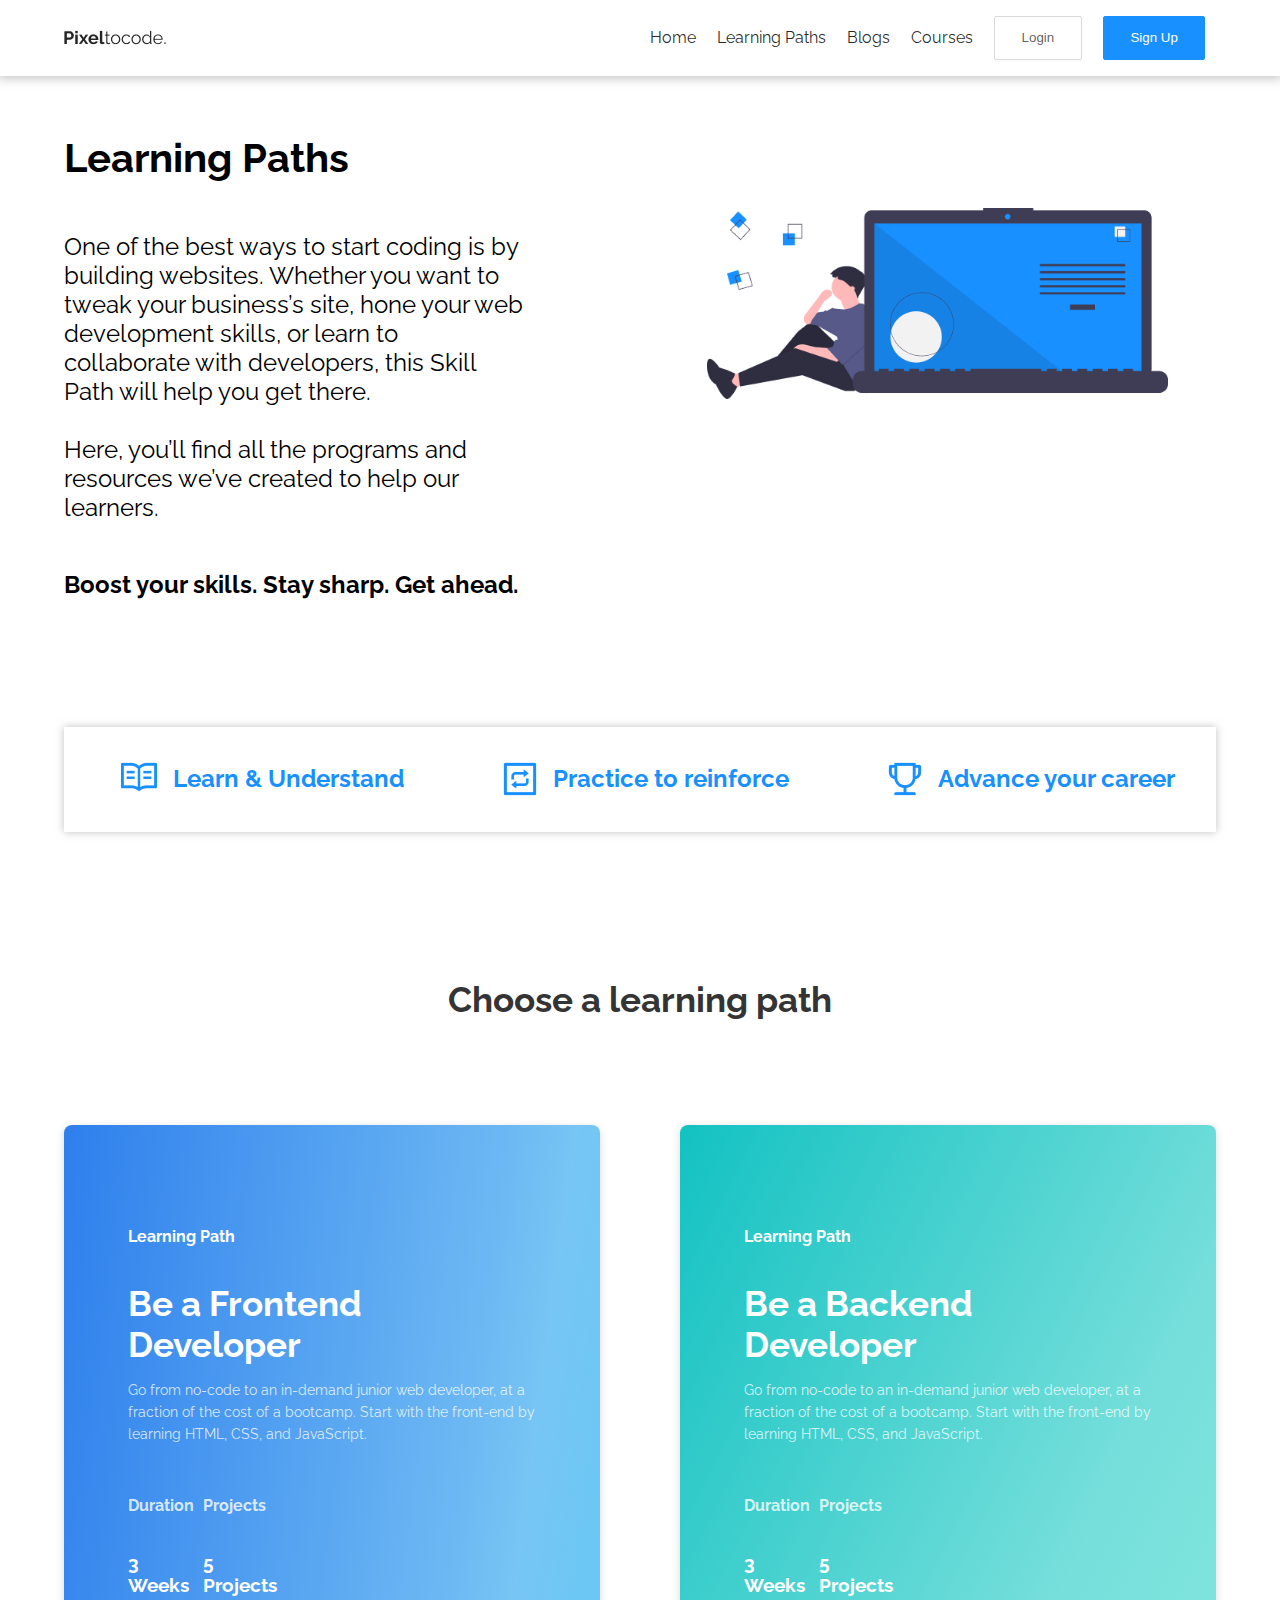
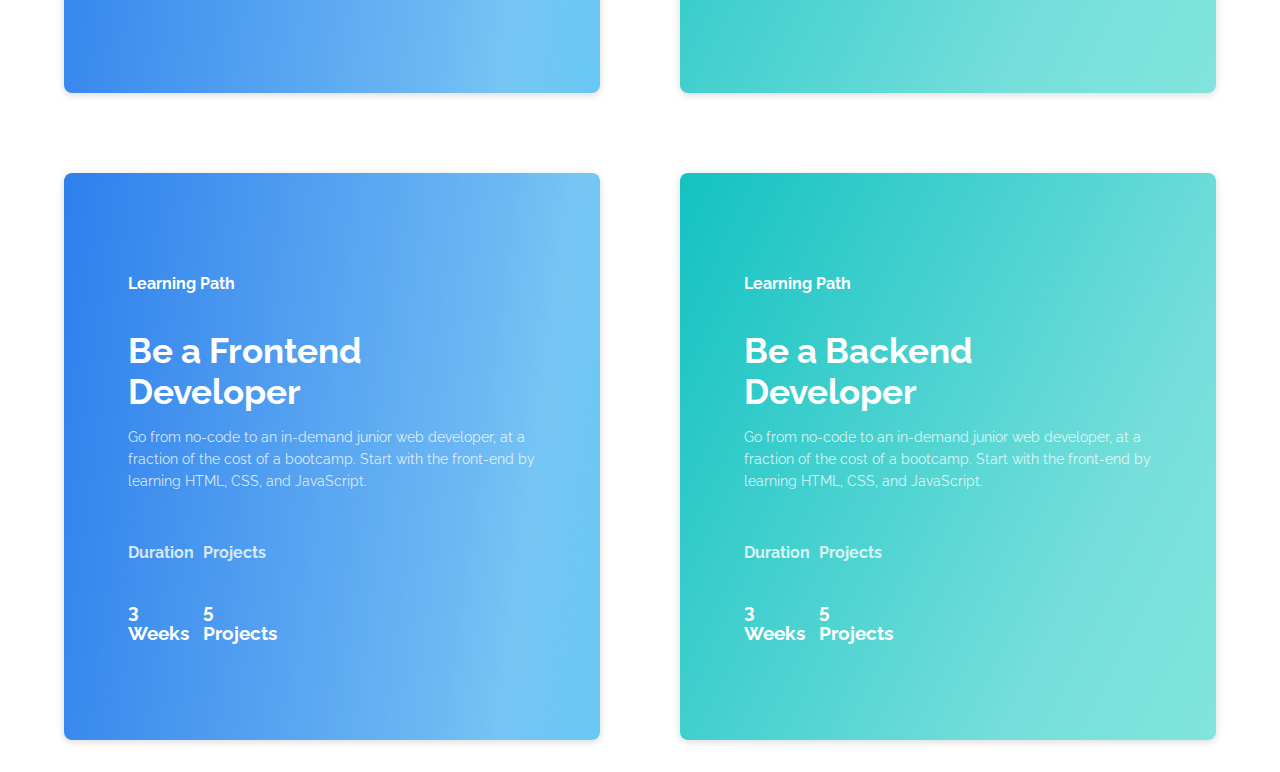
<file: index.html>
<!DOCTYPE html>
<html lang="en">
<head>
    <meta charset="UTF-8">
    <meta http-equiv="X-UA-Compatible" content="IE=edge">
    <meta name="viewport" content="width=device-width, initial-scale=1.0">
    <link rel="stylesheet" href="./css/style.css">
    <title>Learning Paths</title>
</head>
<body>
    <navbar>
           <img src="./img/Pixeltocode..png" alt=PixelToCode>       
        <ul class="nav-links">
            <li><a>Home</a></li>
            <li><a>Learning Paths</a></li>
            <li><a>Blogs</a></li>
            <li><a>Courses</a></li>
            <li><button class="login">Login</button></li>
            <li><button class="sign-up">Sign Up</button></li>
        </ul>
        <div class="burger">
            <div class="line1"></div>
            <div class="line2"></div>
            <div class="line3"></div>
        </div>
    </navbar>
    <header>
        <h1>Learning Paths</h1>
        <div class="learning-paths">
            <div class="learning-path-item">                
                <p>One of the best ways to start coding is by building websites. Whether you want to tweak your business’s site, hone your web development skills, or learn to collaborate with developers, this Skill Path will help you get there. <br><br>Here, you’ll find all the programs and resources we’ve created to help our learners.</p>
                <p class="strong-p"><strong>Boost your skills. Stay sharp. Get ahead.</strong></p>
            </div>
            <div class="learning-path-item">
                <img src="./img/undraw_code_thinking_1jeh 1.png" alt="guy-sitting-next-to-laptop">
            </div>
        </div>
        
        <div class="middle-ribbon">
            <div class="ribbon-items">
                <img src="./img/bookVector.png" alt="book">
                <h4>Learn & Understand</h4>
            </div>
            <div class="ribbon-items">
                <img src="./img/arrowVector.png" alt="arrows">
                <h4>Practice to reinforce</h4>
            </div>
            <div class="ribbon-items">
                <img src="./img/trophyVector.png" alt="trophy">
                <h4>Advance your career</h4>
            </div>
        </div>
    </header>
    <main>
        <h3>Choose a learning path</h3>
        <div class="paths-wrapper">
            <div class="paths-grid">
                <a href="learningPath.html">
                <div class="path">
                    <h6>Learning Path</h6>
                    <h3>Be a Frontend Developer</h3>
                    <p>Go from no-code to an in-demand junior web developer, at a fraction of the cost of a bootcamp. Start with the front-end by learning HTML, CSS, and JavaScript.</p>
                    <div class="path-children-wrapper">
                        <div class="path-children"><h6 style="color: rgba(255, 255, 255, 0.8);">Duration</h6><h5>3 Weeks</h5></div>
                        <div class="path-children"><h6 style="color: rgba(255, 255, 255, 0.8);">Projects</h6><h5>5 Projects</h5></div>
                    </div>
                </div></a>
                <a href="learningPath.html">
                <div class="path-green">
                    <h6>Learning Path</h6>
                    <h3>Be a Backend Developer</h3>
                    <p>Go from no-code to an in-demand junior web developer, at a fraction of the cost of a bootcamp. Start with the front-end by learning HTML, CSS, and JavaScript.</p>
                    <div class="path-children-wrapper">
                        <div class="path-children"><h6 style="color: rgba(255, 255, 255, 0.8);">Duration</h6><h5>3 Weeks</h5></div>
                        <div class="path-children"><h6 style="color: rgba(255, 255, 255, 0.8);">Projects</h6><h5>5 Projects</h5></div>
                    </div>
                </div></a>
                <a href="learningPath.html">
                <div class="path">
                    <h6>Learning Path</h6>
                    <h3>Be a Frontend Developer</h3>
                    <p>Go from no-code to an in-demand junior web developer, at a fraction of the cost of a bootcamp. Start with the front-end by learning HTML, CSS, and JavaScript.</p>
                    <div class="path-children-wrapper">
                        <div class="path-children"><h6 style="color: rgba(255, 255, 255, 0.8);">Duration</h6><h5>3 Weeks</h5></div>
                        <div class="path-children"><h6 style="color: rgba(255, 255, 255, 0.8);">Projects</h6><h5>5 Projects</h5></div>
                    </div>
                </div></a>
                <a href="learningPath.html">
                <div class="path-green">
                    <h6>Learning Path</h6>
                    <h3>Be a Backend Developer</h3>
                    <p>Go from no-code to an in-demand junior web developer, at a fraction of the cost of a bootcamp. Start with the front-end by learning HTML, CSS, and JavaScript.</p>
                    <div class="path-children-wrapper">
                        <div class="path-children"><h6 style="color: rgba(255, 255, 255, 0.8);">Duration</h6><h5>3 Weeks</h5></div>
                        <div class="path-children"><h6 style="color: rgba(255, 255, 255, 0.8);">Projects</h6><h5>5 Projects</h5></div>
                    </div>
                </div></a>
            </div>
        </div>
    </main>
    <script src="./javascript/app.js"></script>
</body>
</html>
</file>
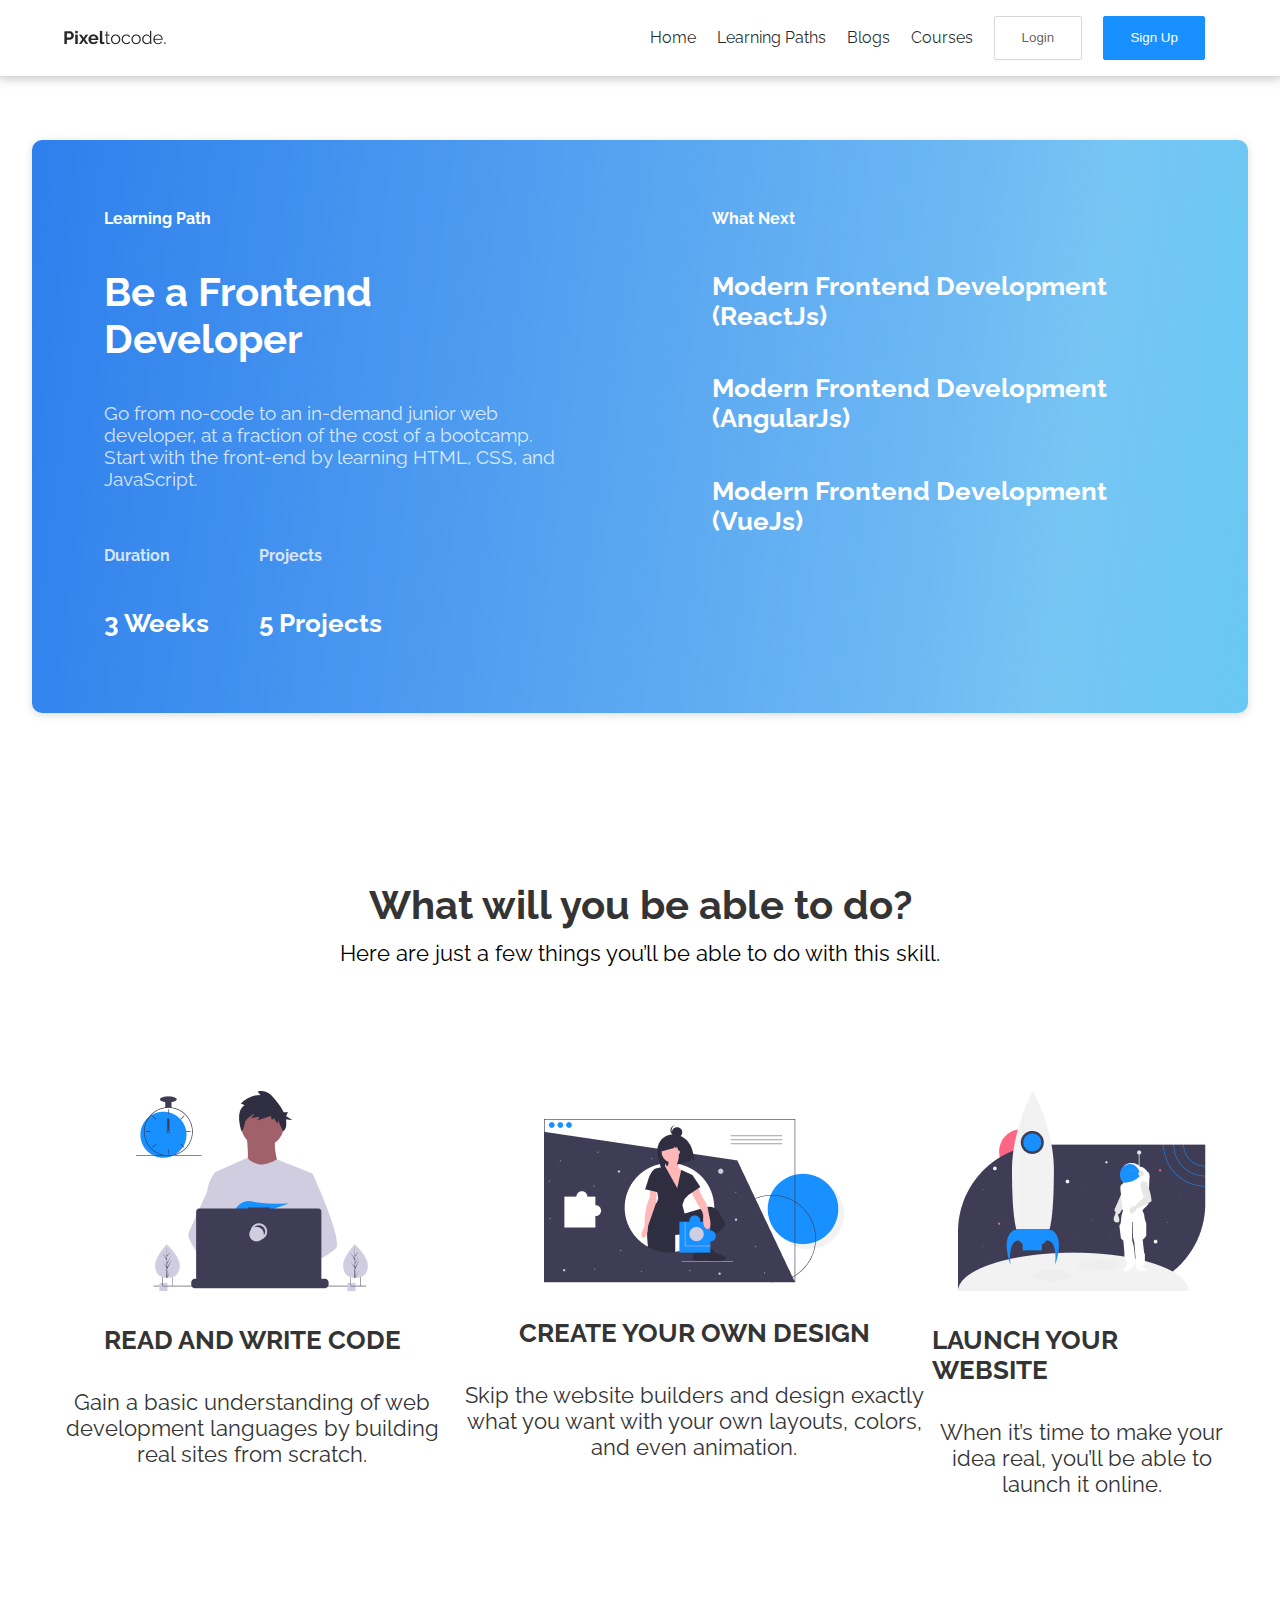
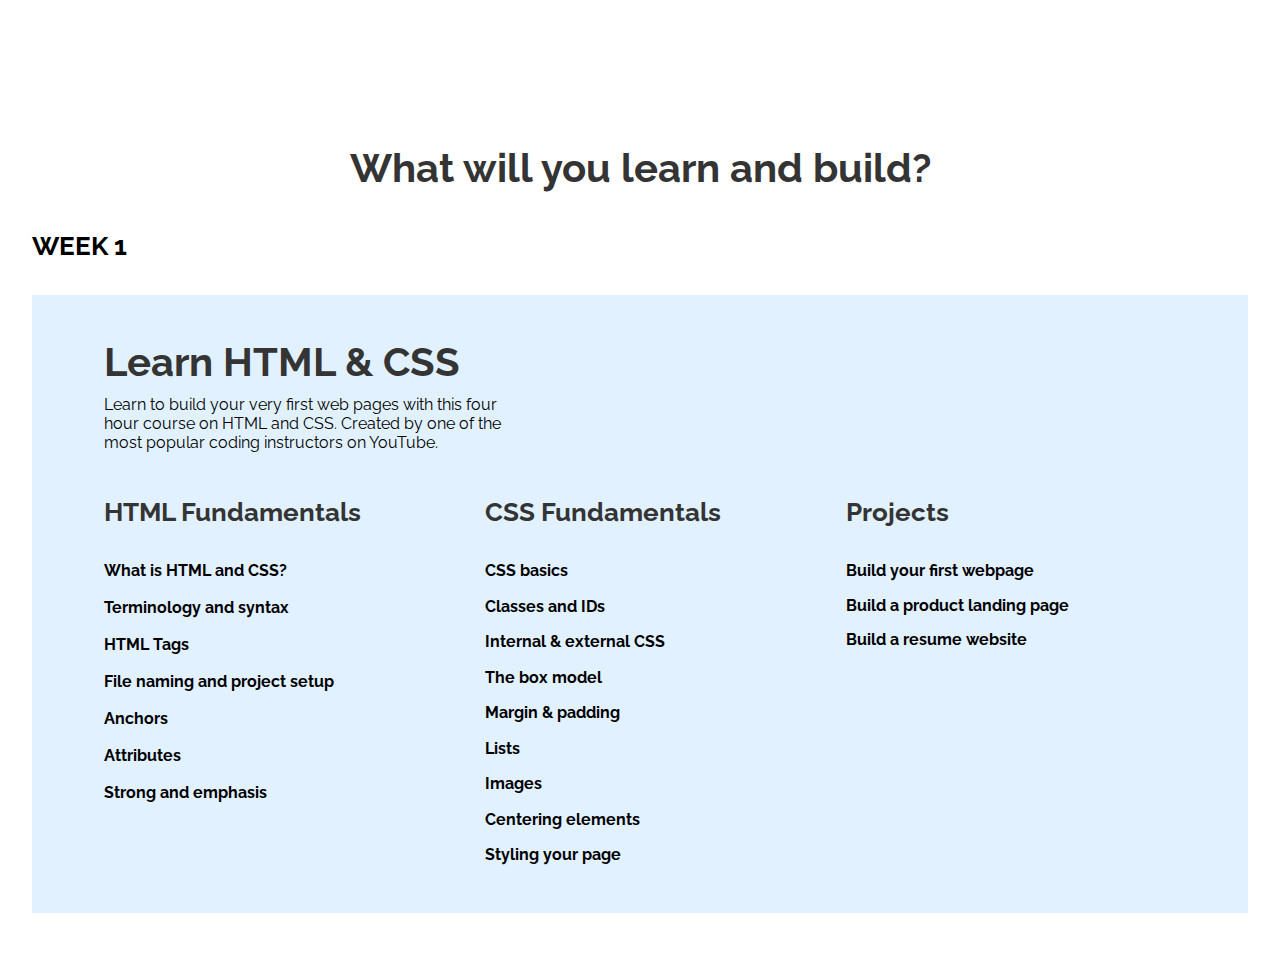
<file: learningPath.html>
<!DOCTYPE html>
<html lang="en">
<head>
    <meta charset="UTF-8">
    <meta http-equiv="X-UA-Compatible" content="IE=edge">
    <meta name="viewport" content="width=device-width, initial-scale=1.0">
    <link rel="stylesheet" href="./css/learningPath.css">
    <title>Learning Paths</title>
</head>
<body>
    <navbar>
    <img src="./img/Pixeltocode..png" alt=PixelToCode>       
    <ul class="nav-links">
        <li><a href="index.html">Home</a></li>
        <li><a>Learning Paths</a></li>
        <li><a>Blogs</a></li>
        <li><a>Courses</a></li>
        <li><button class="login">Login</button></li>
        <li><button class="sign-up">Sign Up</button></li>
    </ul>
    <div class="burger">
        <div class="line1"></div>
        <div class="line2"></div>
        <div class="line3"></div>
    </div>
    </navbar>
    <header>
        <div class="header-wrapper">
            <div class="header-item">
                <h6>Learning Path</h6>
                <h3>Be a Frontend Developer</h3>
                <p>Go from no-code to an in-demand junior web developer, at a fraction of the cost of a bootcamp. Start with the front-end by learning HTML, CSS, and JavaScript.</p>
                <div class="header-children-wrapper">
                    <div class="path-children"><h6 style="color: rgba(255, 255, 255, 0.8);">Duration</h6><h5>3 Weeks</h5></div>
                    <div class="path-children"><h6 style="color: rgba(255, 255, 255, 0.8);">Projects</h6><h5>5 Projects</h5></div>
                </div>
            </div>
            <div class="header-item">
                <h6>What Next</h6>
                <h5>Modern Frontend Development <br>(ReactJs)</h5>
                <h5>Modern Frontend Development <br>(AngularJs)</h5>
                <h5>Modern Frontend Development <br>(VueJs)</h5>
            </div>
        </div>
    </header>
    <main>
        <h3>What will you be able to do?</h3>
        <p>Here are just a few things you’ll be able to do with this skill.
        </p>
        <div class="main-content-wrapper">
            <div class="main-content-item">
                <img src="./img/Group 142.png" alt="guy with laptop">
                <h4>READ AND WRITE CODE</h4>
                <p>Gain a basic understanding of web development languages by building real sites from scratch.</p>
            </div>
            <div class="main-content-item">
                <img src="./img/Group 140.png" alt="girl art">
                <h4>CREATE YOUR OWN DESIGN</h4>
                <p>Skip the website builders and design exactly what you want with your own layouts, colors, and even animation.</p>
            </div>
            <div class="main-content-item">
                <img src="./img/Group 141.png" alt="astronaut and rocket">
                <h4>LAUNCH YOUR WEBSITE</h4>
                <p>When it’s time to make your idea real, you’ll be able to launch it online.</p>
            </div>
        </div>
    </main>
    <footer>
        <h3>What will you learn and build?</h3>
        <h4>WEEK 1</h4>
        <div class="footer-container">
            <!-- <div class="footer-item-wrapper"> -->
                    <h3>Learn HTML & CSS</h3>
                    <p>Learn to build your very first web pages with this four hour course on HTML and CSS. Created by one of the most popular coding instructors on YouTube.</p>
                <div class="footer-item">
                    <div class="footer-column">
                        <h4>HTML Fundamentals</h4>
                        <h6>What is HTML and CSS?</h6>
                        <h6>Terminology and syntax</h6>
                        <h6>HTML Tags</h6>
                        <h6>File naming and project setup</h6>
                        <h6>Anchors</h6>
                        <h6>Attributes</h6>
                        <h6>Strong and emphasis</h6>
                    </div>
                    <div class="footer-column">
                        <h4>CSS Fundamentals</h4>
                        <h6>CSS basics</h6>
                        <h6>Classes and IDs</h6>
                        <h6>Internal & external CSS</h6>
                        <h6>The box model</h6>
                        <h6>Margin & padding</h6>
                        <h6>Lists</h6>
                        <h6>Images</h6>
                        <h6>Centering elements</h6>
                        <h6>Styling your page</h6>
                    </div>
                    <div class="footer-column">
                        <h4>Projects</h4>
                        <h6>Build your first webpage</h6>
                        <h6>Build a product landing page</h6>
                        <h6>Build a resume website</h6>
                    </div>
                </div>
            <!-- </div> -->
        </div>
    </footer>
    <script src="./javascript/app.js"></script>
</body>
</html>
</file>
<file: css/style.css>
@import url("https://fonts.googleapis.com/css2?family=Raleway:wght@100;400;700&display=swap");

body {
	margin: 0;
}

navbar {
	position: relative;
	display: flex;
	justify-content: space-between;
	align-items: center;
	min-height: 8vh;
	box-shadow: 0px 0px 10px 2px #8888;
	padding: 0 4em;
}

.nav-links {
	display: flex;
	justify-content: space-around;
	align-items: center;
	width: 50%;
	font-family: Raleway;
	font-style: normal;
	font-weight: normal;
	color: rgba(0, 0, 0, 0.85);
}

navbar ul {
	list-style-type: none;
	padding: 0%;
}

navbar ul li {
	float: left;
}
navbar li a {
	display: block;
}

.burger {
	display: none;
}

.burger div {
	width: 25px;
	height: 3px;
	background-color: rgba(0, 0, 0, 0.85);
	margin: 5px;
	transition: all 0.3s ease;
}

.sign-up {
	padding: 1em 2em;
	background: #1890ff;
	border-radius: 2px;
	border: 1px #1890ff solid;
	color: #ffffff;
}

.login {
	padding: 1em 2em;
	background: white;
	border-radius: 2px;
	border: 1px solid #d9d9d9;
	box-shadow: 0px 2px 0px rgba(0, 0, 0, 0.016);
	color: rgba(0, 0, 0, 0.65);
}

@media (max-width: 1160px) {
	body {
		overflow-x: hidden;
	}
	.nav-links {
		position: absolute;
		right: 0px;
		top: 8vh;
		height: 92vh;
		display: flex;
		flex-direction: column;
		align-items: center;
		background-color: white;
		width: 40%;
		transform: translateX(100%);
		transition: transform 0.5s ease-in;
	}
	.nav-links li {
		opacity: 0;
	}
	.burger {
		display: block;
		cursor: pointer;
	}
	.login {
		margin: 0;
	}
	.sign-up {
		margin: -10% 0;
	}
}

.nav-active {
	transform: translateX(0%);
}

@keyframes navLinksFade {
	from {
		opacity: 0;
		transform: translateX(50px);
	}
	to {
		opacity: 1;
		transform: translateX(0px);
	}
}

.toggle .line1 {
	transform: rotate(-45deg) translate(-5px, 6px);
}
.toggle .line2 {
	opacity: 0;
}
.toggle .line3 {
	transform: rotate(45deg) translate(-5px, -6px);
}

header {
	padding: 2em 4em;
}

header h1 {
	font-size: 2.5em;
	font-family: Raleway;
	font-style: normal;
	font-weight: bold;
}

.learning-paths {
	display: flex;
	font-size: 1.5em;
	justify-content: space-between;
}

.learning-path-item {
	width: 40%;
	height: auto;
	font-family: Raleway;
	font-style: normal;
	font-weight: normal;
}

.learning-path-item img {
	float: right;
	margin-right: 2em;
	max-width: 100%;
}

.strong-p {
	padding: 1em 0em;
	font-family: Raleway;
	font-style: normal;
	font-weight: normal;
}

@media (max-width: 1160px) {
	.login {
		margin: 1em 0em;
	}

	.sign-up {
		margin: 1em 0em;
	}

	header h1 {
		text-align: center;
	}

	.learning-paths {
		flex-direction: column;
		width: 100%;
		align-items: center;
		text-align: center;
	}

	.learning-paths img {
		width: 100%;
		margin: 0 auto;
	}

	.learning-path-item {
		width: 80%;
		margin: 2em 0em;
	}
}

.middle-ribbon {
	margin: 5em 0em;
	display: flex;
	justify-content: center;
	box-shadow: 0px 0px 8px #8888;
	font-family: Raleway;
	font-style: normal;
	font-weight: bold;
}

.ribbon-items {
	padding: 2em 1em;
	margin: 0% auto;
	position: relative;
}

.ribbon-items img {
	float: left;
	padding: 0.2em 1em;
	position: relative;
}

.ribbon-items h4 {
	padding: 0em;
	font-size: 1.5em;
	position: relative;
	top: 0.2em;
	color: #1890ff;
	display: inline;
}

@media (max-width: 900px) {
	.middle-ribbon {
		font-size: 70%;
	}
}
@media (max-width: 700px) {
	.middle-ribbon {
		flex-direction: column;
		align-items: center;
		text-align: center;
		font-size: 90%;
	}
}

main {
	padding: 2em 4em;
	padding-top: 0em;
}

main h3 {
	text-align: center;
	font-family: Raleway;
	font-style: normal;
	font-weight: bold;
	color: #343434;
	font-size: 2.2em;
	margin-bottom: 3em;
}

.paths-grid {
	display: grid;
	grid-template-columns: repeat(auto-fit, minmax(40%, 1fr));
	column-gap: 5em;
	row-gap: 5em;
	color: #ffffff;
}

.paths-grid a {
	display: block;
	text-decoration: none;
	color: #ffffff;
}

.path {
	background: linear-gradient(
			97.66deg,
			#2f80ed 0.94%,
			rgba(123, 174, 244, 0.635417) 73.96%,
			rgba(150, 191, 246, 0.504346) 83.82%,
			rgba(255, 255, 255, 0) 121.8%
		),
		linear-gradient(0deg, #56ccf2, #56ccf2);

	padding: 4em;
	border-radius: 0.5em;
	box-shadow: 0px 2px 8px rgba(0, 0, 0, 0.15);
}

.path-green {
	background: linear-gradient(
			296.48deg,
			#87e8de -14.41%,
			rgba(181, 241, 235, 0.613161) 25.24%,
			rgba(255, 255, 255, 0) 100%
		),
		linear-gradient(0deg, #13c2c2, #13c2c2);

	padding: 4em;
	border-radius: 0.5em;
	box-shadow: 0px 2px 8px rgba(0, 0, 0, 0.15);
}

.path h3 {
	text-align: left;
	margin: 0em;
	color: #ffffff;
}
.path-green h3 {
	text-align: left;
	margin: 0em;
	color: #ffffff;
}

.path p,
.path-green p {
	font-family: Raleway;
	font-style: normal;
	font-weight: normal;
	font-size: 14px;
	line-height: 22px;
	color: rgba(255, 255, 255, 0.8);
}
.path h5,
.path-green h5 {
	font-family: Raleway;
	font-style: normal;
	font-weight: bold;
	font-size: 1.2em;
}
.path h6,
.path-green h6 {
	font-family: Raleway;
	font-style: normal;
	font-weight: bold;
	font-size: 1em;
}

.path-children-wrapper {
	box-sizing: border-box;
	margin-right: 60%;
	display: flex;
	justify-content: space-between;
}

@media (max-width: 1000px) {
	.paths-grid {
		grid-template-columns: repeat(auto-fit, minmax(50%, 1fr));
	}
	.path {
		padding: 2em;
	}
}

@media (max-width: 450px) {
	navbar {
		padding: 1em 1.5em;
	}
	header {
		padding: 1em 1.5em;
	}
	main {
		padding: 1em 1.5em;
	}
}
</file>
<file: css/learningPath.css>
@import url("https://fonts.googleapis.com/css2?family=Raleway:wght@100;400;700&display=swap");

body {
	margin: 0;
}

navbar {
	position: relative;
	display: flex;
	justify-content: space-between;
	align-items: center;
	min-height: 8vh;
	box-shadow: 0px 0px 10px 2px #8888;
	padding: 0 4em;
}

.nav-links {
	display: flex;
	justify-content: space-around;
	align-items: center;
	width: 50%;
	font-family: Raleway;
	font-style: normal;
	font-weight: normal;
	color: rgba(0, 0, 0, 0.85);
}

navbar ul {
	list-style-type: none;
	padding: 0%;
}

navbar ul li {
	float: left;
}
navbar li a {
	display: block;
	text-decoration: none;
	color: rgba(0, 0, 0, 0.85);
}

.burger {
	display: none;
}

.burger div {
	width: 25px;
	height: 3px;
	background-color: rgba(0, 0, 0, 0.85);
	margin: 5px;
	transition: all 0.3s ease;
}

.sign-up {
	padding: 1em 2em;
	background: #1890ff;
	border-radius: 2px;
	border: 1px #1890ff solid;
	color: #ffffff;
}

.login {
	padding: 1em 2em;
	background: white;
	border-radius: 2px;
	border: 1px solid #d9d9d9;
	box-shadow: 0px 2px 0px rgba(0, 0, 0, 0.016);
	color: rgba(0, 0, 0, 0.65);
}

@media (max-width: 1160px) {
	body {
		overflow-x: hidden;
	}
	.nav-links {
		position: absolute;
		right: 0px;
		top: 8vh;
		height: 92vh;
		display: flex;
		flex-direction: column;
		align-items: center;
		background-color: white;
		width: 40%;
		transform: translateX(100%);
		transition: transform 0.5s ease-in;
	}
	.nav-links li {
		opacity: 0;
	}
	.burger {
		display: block;
		cursor: pointer;
	}
	.login {
		margin: 0;
	}
	.sign-up {
		margin: -10% 0;
	}
}

.nav-active {
	transform: translateX(0%);
}

@keyframes navLinksFade {
	from {
		opacity: 0;
		transform: translateX(50px);
	}
	to {
		opacity: 1;
		transform: translateX(0px);
	}
}

.toggle .line1 {
	transform: rotate(-45deg) translate(-5px, 6px);
}
.toggle .line2 {
	opacity: 0;
}
.toggle .line3 {
	transform: rotate(45deg) translate(-5px, -6px);
}

header {
	padding: 4em 2em;
}

.header-wrapper {
	display: flex;
	justify-content: space-around;
	background: linear-gradient(
			97.66deg,
			#2f80ed 0.94%,
			rgba(123, 174, 244, 0.635417) 73.96%,
			rgba(150, 191, 246, 0.504346) 83.82%,
			rgba(255, 255, 255, 0) 121.8%
		),
		linear-gradient(0deg, #56ccf2, #56ccf2);
	box-shadow: 0px 2px 8px rgba(0, 0, 0, 0.15);
	border-radius: 10px;
}

.header-children-wrapper {
	box-sizing: border-box;
	margin-right: 40%;
	display: flex;
	justify-content: space-between;
}

.header-item {
	padding: 2em 4.5em;
	box-sizing: border-box;
	width: 50%;
}

.header-item h6 {
	font-family: Raleway;
	font-style: normal;
	font-weight: bold;
	font-size: 1em;
	color: #ffffff;
}

.header-item h5 {
	font-family: Raleway;
	font-style: normal;
	font-weight: bold;
	font-size: 1.6em;
	color: #ffffff;
}

.header-item h3 {
	font-family: Raleway;
	font-style: normal;
	font-weight: bold;
	color: #ffffff;
	font-size: 2.5em;
}

.header-item p {
	font-family: Raleway;
	font-style: normal;
	font-weight: normal;
	font-size: 1.2em;
	color: rgba(255, 255, 255, 0.8);
	width: auto;
}

main {
	padding: 4em 2em;
}

main h3 {
	font-family: Raleway;
	font-style: normal;
	font-weight: bold;
	font-size: 2.5em;
	text-align: center;
	margin-bottom: 1%;
	color: #343434;
}

main p {
	font-family: Raleway;
	font-style: normal;
	font-weight: normal;
	font-size: 1.4em;
	text-align: center;
	margin-top: 0%;
	margin-bottom: 5%;
	width: auto;
}

.main-content-wrapper {
	display: flex;
	padding: 4em 1em;
}

.main-content-item {
	display: flex;
	flex-direction: column;
	align-items: center;
}

.main-content-item:nth-child(2) {
	justify-content: center;
}

.main-content-item h4 {
	font-family: Raleway;
	font-style: normal;
	font-weight: bold;
	font-size: 1.6em;
	color: #343434;
}

.main-content-item p {
	font-family: Raleway;
	font-style: normal;
	font-weight: normal;
	color: #343434;
	font-size: 1.4em;
	text-align: center;
}

@media (max-width: 900px) {
	.header-wrapper {
		flex-direction: column;
		align-items: center;
	}

	.header-item {
		width: 90%;
	}

	.main-content-wrapper {
		flex-direction: column;
		align-items: center;
		padding-bottom: 0em;
	}

	.main-content-item {
		align-items: center;
	}

	.main-content-item img {
		max-width: 100%;
	}
}

@media (max-width: 550px) {
	.header-item {
		padding: 2em 0.5em;
	}
}

footer {
	padding: 4em 2em;
}

footer h3 {
	font-family: Raleway;
	font-style: normal;
	font-weight: bold;
	font-size: 2.5em;
	text-align: center;
	color: #343434;
}

footer h4 {
	font-family: Raleway;
	font-style: normal;
	font-weight: bold;
	font-size: 1.6em;
}

.footer-container {
	background: rgba(24, 144, 255, 0.13);
	padding: 2em 4.5em;
}

.footer-item {
	display: flex;
	margin-top: 1%;
	justify-content: space-between;
}

.footer-column {
	margin-right: 10%;
}

.footer-container h3 {
	text-align: left;
	width: 40%;
	margin: 1% 0%;
}

.footer-container p {
	font-family: Raleway;
	font-style: normal;
	font-weight: normal;
	text-align: left;
	width: 40%;
	margin: 0% 0%;
}

.footer-container h4 {
	font-family: Raleway;
	font-style: normal;
	font-weight: bold;
	font-size: 1.6em;
	color: #343434;
}

.footer-container h6 {
	font-family: Raleway;
	font-style: normal;
	font-weight: bold;
	font-size: 1em;
	margin: 7% 0%;
}

@media (max-width: 710px) {
	.footer-container p {
		text-align: center;
		width: 80%;
		margin: 0.5em auto;
	}
	.footer-container h3 {
		text-align: center;
		width: 80%;
		margin: 0.5em auto;
	}

	.footer-item {
		flex-direction: column;
		align-items: center;
	}

	.footer-column {
		margin: 0;
	}
}

@media (max-width: 450px) {
	.footer-column {
		width: 70%;
	}
	.footer-container {
		padding: 1em 1em;
	}
}
@media (max-width: 400px) {
	header {
		font-size: 90%;
	}
	.header-item {
		padding: 0.5em;
	}
	.header-item h5 {
		font-size: 1em;
	}

	main {
		font-size: 90%;
		padding: 1em 2em;
	}

	.main-content-item h4 {
		font-size: 1em;
	}
	.main-content-item p {
		font-size: 1em;
	}

	footer {
		font-size: 90%;
		padding: 1em 2em;
	}
	footer h3 {
		font-size: 1.5em;
	}
	footer h4 {
		font-size: 1em;
	}
}
</file>
